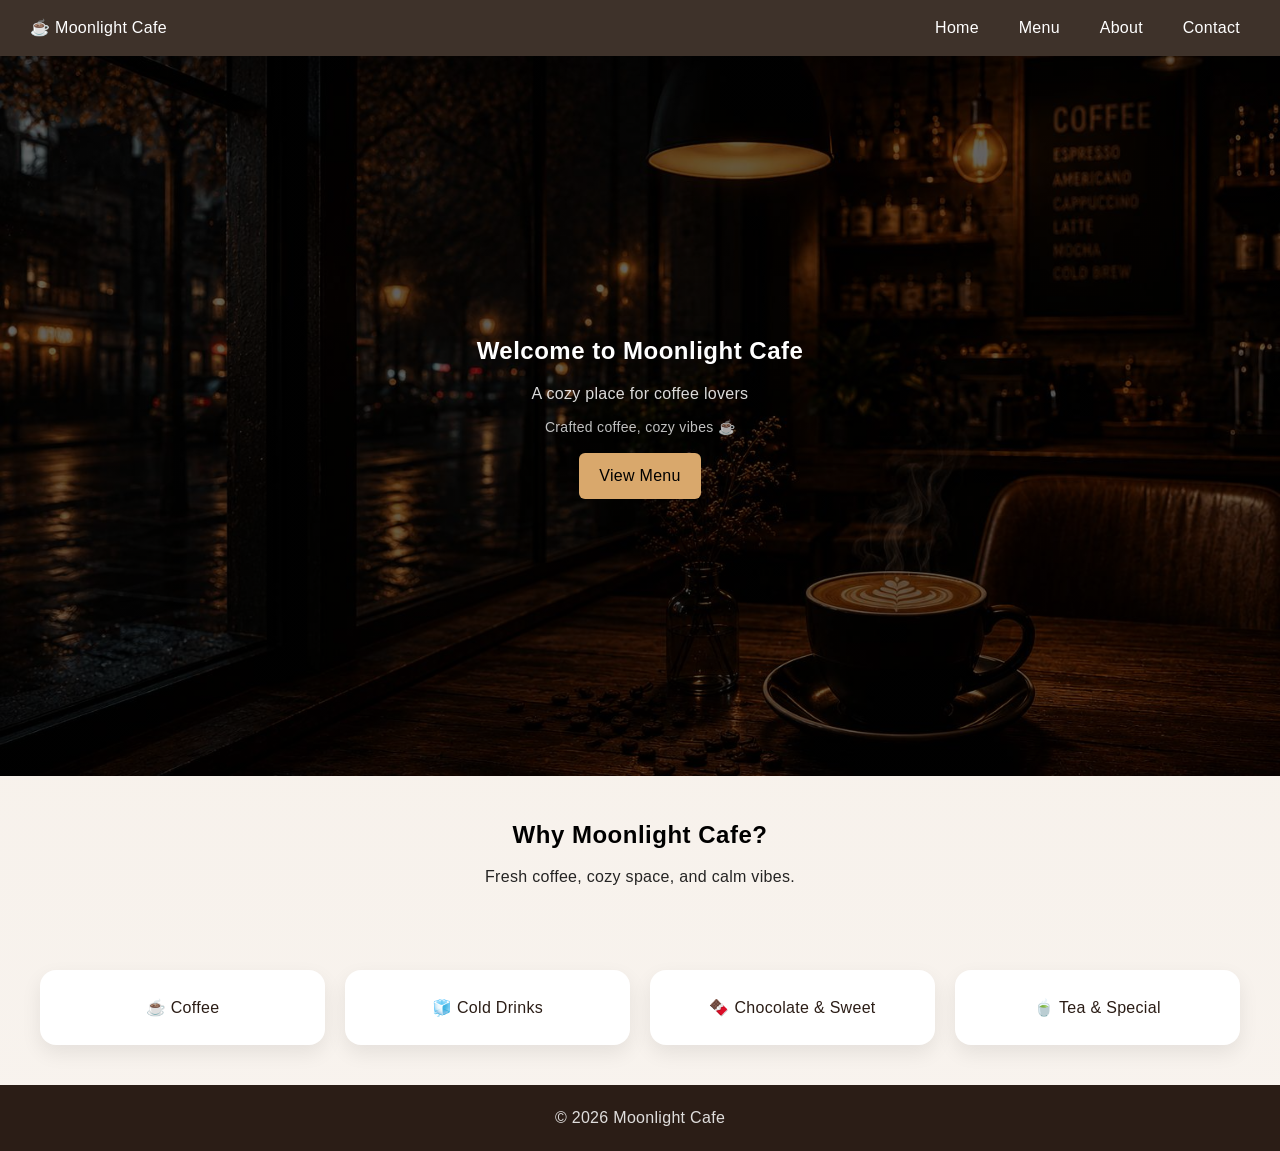
<file: Moonlight Cafe/index.html>
<!DOCTYPE html>
<html lang="en">

<head>
<meta charset="UTF-8">
<meta name="viewport" content="width=device-width, initial-scale=1.0">
<title>Moonlight Cafe</title>
<link rel="stylesheet" href="css/style.css">
</head>

<body>

<header class="navbar">
    <div class="logo">☕ Moonlight Cafe</div>

    <nav class="nav-links">
        <a href="index.html">Home</a>
        <a href="menu.html">Menu</a>
        <a href="about.html">About</a>
        <a href="contact.html">Contact</a>
    </nav>
</header>

<section class="hero">
    <div>
        <h1>Welcome to Moonlight Cafe</h1>
        <p>A cozy place for coffee lovers</p>
        <p class="tagline">Crafted coffee, cozy vibes ☕</p>
        <a class="btn" href="menu.html">View Menu</a>
    </div>
</section>

<section class="intro fade">
    <h2>Why Moonlight Cafe?</h2>
    <p>Fresh coffee, cozy space, and calm vibes.</p>
</section>

<section class="categories fade">

    <a href="menu.html?cat=coffee" class="cat">☕ Coffee</a>
    <a href="menu.html?cat=cold" class="cat">🧊 Cold Drinks</a>
    <a href="menu.html?cat=sweet" class="cat">🍫 Chocolate & Sweet</a>
    <a href="menu.html?cat=tea" class="cat">🍵 Tea & Special</a>

</section>

<footer class="footer">
    <p>© 2026 Moonlight Cafe</p>
</footer>

</body>
</html>
</file>
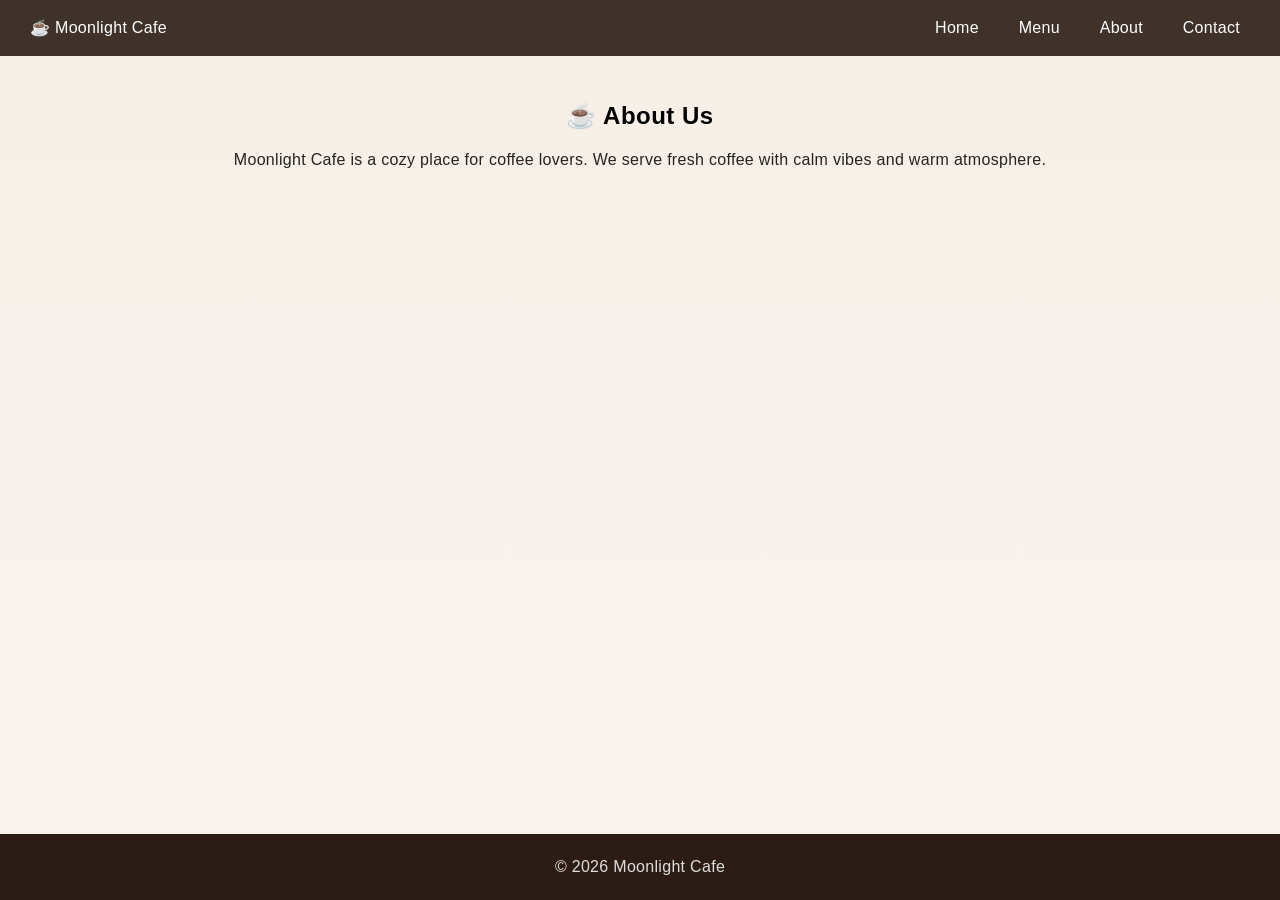
<file: Moonlight Cafe/about.html>
<!DOCTYPE html>
<html lang="en">

<head>
<meta charset="UTF-8">
<title>About</title>
<link rel="stylesheet" href="css/style.css">
</head>

<body>

<header class="navbar">
    <div class="logo">☕ Moonlight Cafe</div>
    <nav class="nav-links">
        <a href="index.html">Home</a>
        <a href="menu.html">Menu</a>
        <a href="about.html">About</a>
        <a href="contact.html">Contact</a>
    </nav>
</header>

<section class="page fade">
    <h1>☕ About Us</h1>
    <p>
        Moonlight Cafe is a cozy place for coffee lovers.
        We serve fresh coffee with calm vibes and warm atmosphere.
    </p>
</section>

<footer class="footer">
    <p>© 2026 Moonlight Cafe</p>
</footer>

</body>
</html>
</file>
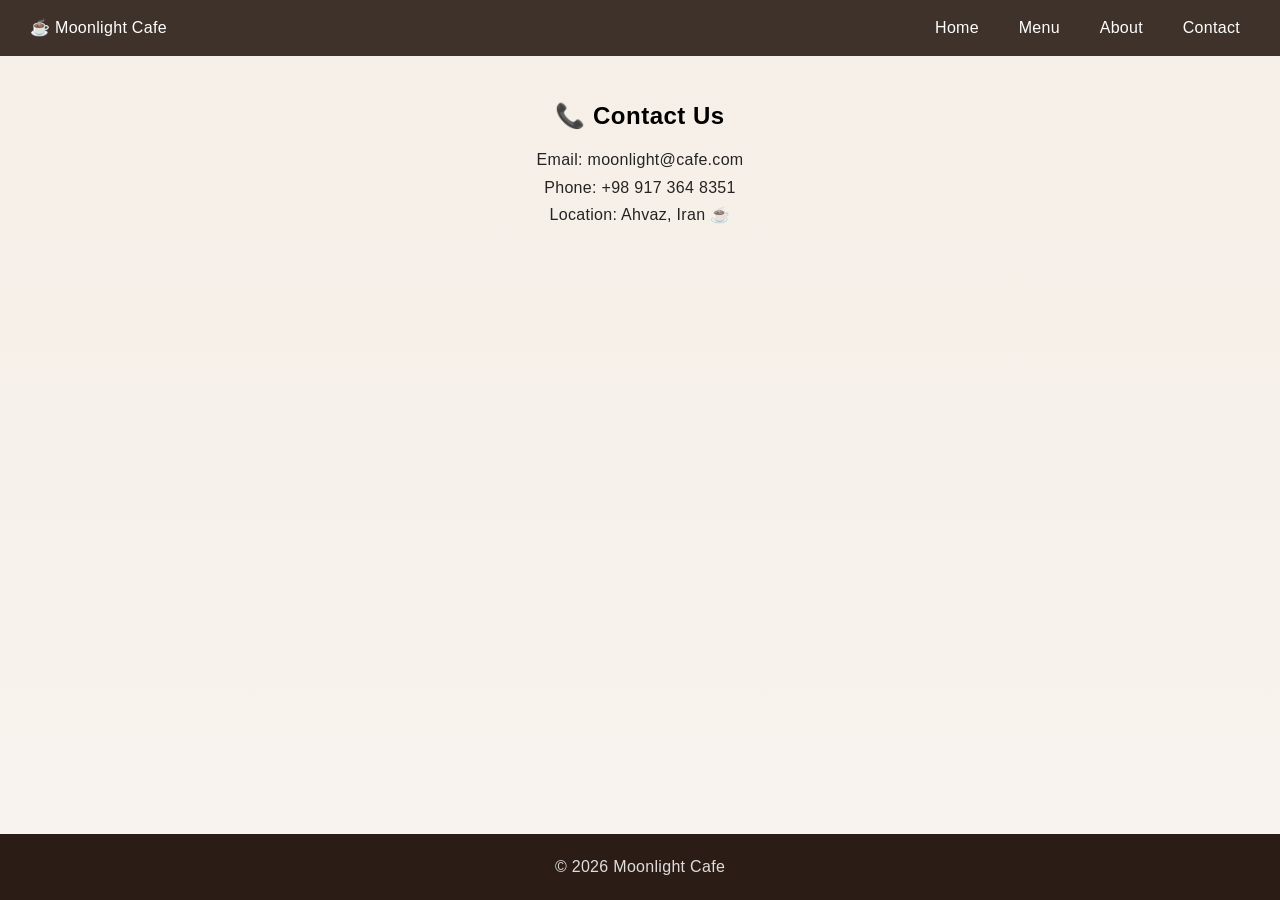
<file: Moonlight Cafe/contact.html>
<!DOCTYPE html>
<html lang="en">

<head>
<meta charset="UTF-8">
<title>Contact</title>
<link rel="stylesheet" href="css/style.css">
</head>

<body>

<header class="navbar">
    <div class="logo">☕ Moonlight Cafe</div>
    <nav class="nav-links">
        <a href="index.html">Home</a>
        <a href="menu.html">Menu</a>
        <a href="about.html">About</a>
        <a href="contact.html">Contact</a>
    </nav>
</header>

<section class="page fade">
    <h1>📞 Contact Us</h1>
    <p>Email: moonlight@cafe.com</p>
    <p>Phone: +98 917 364 8351</p>
    <p>Location: Ahvaz, Iran ☕</p>
</section>

<footer class="footer">
    <p>© 2026 Moonlight Cafe</p>
</footer>

</body>
</html>
</file>
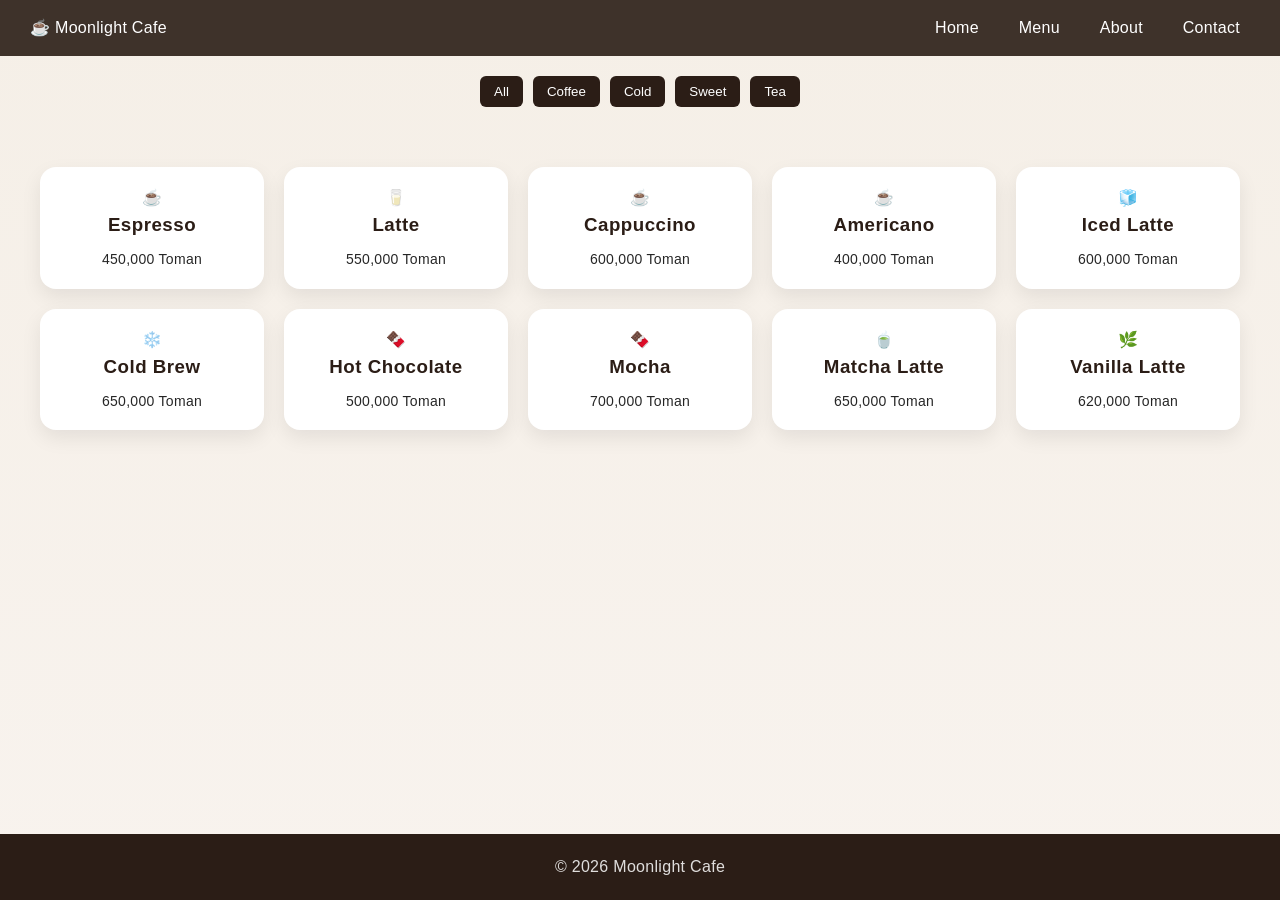
<file: Moonlight Cafe/menu.html>
<!DOCTYPE html>
<html lang="en">

<head>
<meta charset="UTF-8">
<meta name="viewport" content="width=device-width, initial-scale=1.0">

<title>Menu</title>

<link rel="stylesheet" href="css/style.css">
</head>

<body>

<header class="navbar">
    <div class="logo">☕ Moonlight Cafe</div>

    <nav class="nav-links">
        <a href="index.html">Home</a>
        <a href="menu.html">Menu</a>
        <a href="about.html">About</a>
        <a href="contact.html">Contact</a>
    </nav>
</header>

<div class="filter">
    <button onclick="filterMenu('all')">All</button>
    <button onclick="filterMenu('coffee')">Coffee</button>
    <button onclick="filterMenu('cold')">Cold</button>
    <button onclick="filterMenu('sweet')">Sweet</button>
    <button onclick="filterMenu('tea')">Tea</button>
</div>

<section class="grid fade">

    <!-- COFFEE -->
    <div class="card coffee">☕<h3>Espresso</h3><p>450,000 Toman</p></div>
    <div class="card coffee">🥛<h3>Latte</h3><p>550,000 Toman</p></div>
    <div class="card coffee">☕<h3>Cappuccino</h3><p>600,000 Toman</p></div>
    <div class="card coffee">☕<h3>Americano</h3><p>400,000 Toman</p></div>

    <!-- COLD -->
    <div class="card cold">🧊<h3>Iced Latte</h3><p>600,000 Toman</p></div>
    <div class="card cold">❄️<h3>Cold Brew</h3><p>650,000 Toman</p></div>

    <!-- SWEET -->
    <div class="card sweet">🍫<h3>Hot Chocolate</h3><p>500,000 Toman</p></div>
    <div class="card sweet">🍫<h3>Mocha</h3><p>700,000 Toman</p></div>

    <!-- TEA -->
    <div class="card tea">🍵<h3>Matcha Latte</h3><p>650,000 Toman</p></div>
    <div class="card tea">🌿<h3>Vanilla Latte</h3><p>620,000 Toman</p></div>

</section>

<footer class="footer">
    <p>© 2026 Moonlight Cafe</p>
</footer>

<script>
function filterMenu(category) {
    let items = document.querySelectorAll(".card");

    items.forEach(item => {
        if(category === "all") {
            item.style.display = "block";
        } else {
            item.style.display = item.classList.contains(category) ? "block" : "none";
        }
    });
}
</script>

</body>
</html>
</file>
<file: Moonlight Cafe/css/style.css>
/* =======================
   RESET
======================= */
* {
    margin: 0;
    padding: 0;
    box-sizing: border-box;
}

/* =======================
   GLOBAL
======================= */
html {
    scroll-behavior: smooth;
}

body {
    background: linear-gradient(180deg, #f5efe7, #f8f3ee);
    font-family: 'Segoe UI', Tahoma, sans-serif;
    line-height: 1.6;
    letter-spacing: 0.3px;

    display: flex;
    flex-direction: column;
    min-height: 100vh;

    transition: background 0.3s ease, color 0.3s ease;
}

/* =======================
   TYPOGRAPHY
======================= */
h1, h2, h3 {
    font-weight: 600;
    margin-bottom: 10px;
    letter-spacing: 0.5px;
}

p {
    opacity: 0.85;
}

/* =======================
   NAVBAR
======================= */
.navbar {
    display: flex;
    justify-content: space-between;
    align-items: center;
    padding: 15px 30px;

    background: rgba(43, 29, 22, 0.9);
    backdrop-filter: blur(10px);

    position: sticky;
    top: 0;
    z-index: 1000;

    color: white;
}

.nav-links a {
    color: white;
    margin-left: 15px;
    text-decoration: none;
    padding: 5px 10px;
    border-radius: 4px;
    transition: 0.2s;
}

.nav-links a:hover {
    background: rgba(217, 168, 108, 0.2);
    color: #d9a86c;
}

/* =======================
   HERO
======================= */
.hero {
    height: 80vh;
    display: flex;
    justify-content: center;
    align-items: center;
    text-align: center;
    color: white;

    background:
        linear-gradient(rgba(0,0,0,0.6), rgba(0,0,0,0.6)),
        url("../images/hero.jpg") center/cover no-repeat;
}

.hero div {
    animation: fadeUp 0.9s ease;
}

/* =======================
   ANIMATION
======================= */
@keyframes fadeUp {
    from {
        opacity: 0;
        transform: translateY(18px);
    }
    to {
        opacity: 1;
        transform: translateY(0);
    }
}

/* =======================
   TAGLINE
======================= */
.tagline {
    margin-top: 10px;
    opacity: 0.75;
    font-size: 14px;
}

/* =======================
   BUTTON
======================= */
.btn {
    display: inline-block;
    margin-top: 15px;
    padding: 10px 20px;
    background: #d9a86c;
    color: black;
    text-decoration: none;
    border-radius: 6px;
    transition: 0.3s;
}

.btn:hover {
    transform: scale(1.05);
    background: #c89255;
}

/* =======================
   INTRO
======================= */
.intro {
    padding: 40px;
    text-align: center;
}

/* =======================
   CATEGORIES
======================= */
.categories {
    display: grid;
    grid-template-columns: repeat(auto-fit, minmax(200px, 1fr));
    gap: 20px;
    padding: 40px;
    text-align: center;
}

.cat {
    background: white;
    padding: 25px;
    border-radius: 16px;
    text-decoration: none;
    color: #2b1d16;
    box-shadow: 0 8px 20px rgba(0,0,0,0.08);
    transition: 0.25s;
}

.cat:hover {
    transform: translateY(-8px);
    background: #fffaf5;
}

/* =======================
   FILTER
======================= */
.filter {
    display: flex;
    justify-content: center;
    gap: 10px;
    padding: 20px;
    flex-wrap: wrap;
}

.filter button {
    padding: 8px 14px;
    border: none;
    background: #2b1d16;
    color: white;
    border-radius: 6px;
    cursor: pointer;
}

.filter button:hover {
    background: #d9a86c;
    color: black;
}

/* =======================
   GRID
======================= */
.grid {
    display: grid;
    grid-template-columns: repeat(auto-fit, minmax(200px, 1fr));
    gap: 20px;
    padding: 40px;
}

/* =======================
   CARD
======================= */
.card {
    background: white;
    padding: 18px;
    border-radius: 16px;
    text-align: center;
    box-shadow: 0 8px 20px rgba(0,0,0,0.08);

    cursor: pointer;
    transition: 0.25s ease;
}

.card:hover {
    transform: translateY(-10px) scale(1.02);
    box-shadow: 0 12px 30px rgba(0,0,0,0.15);
}

.card h3 {
    margin-bottom: 8px;
    color: #2b1d16;
}

.card p {
    font-size: 14px;
    opacity: 0.85;
}

/* =======================
   PAGE
======================= */
.page {
    padding: 40px;
    text-align: center;
    line-height: 1.7;
    flex: 1;
    animation: fadeUp 0.8s ease;
}

/* =======================
   FOOTER
======================= */
.footer {
    text-align: center;
    padding: 20px;
    background: #2b1d16;
    color: white;
    margin-top: auto;
}

/* =======================
   RESPONSIVE
======================= */
@media (max-width: 768px) {

    .nav-links {
        display: flex;
        flex-wrap: wrap;
        justify-content: center;
        gap: 10px;
    }

    .hero {
        height: 70vh;
        padding: 20px;
    }

    .grid, .categories {
        grid-template-columns: repeat(auto-fit, minmax(150px, 1fr));
        padding: 20px;
    }
}

/* =======================
   DARK MODE
======================= */
body.dark {
    background: linear-gradient(180deg, #12100f, #1a1412);
    color: #e8e6e3;
}

body.dark .navbar {
    background: rgba(20, 14, 12, 0.95);
}

body.dark .card {
    background: #1f1a17;
    color: #e8e6e3;
}

body.dark .cat {
    background: #1f1a17;
    color: #e8e6e3;
}

body.dark .filter button {
    background: #1f1a17;
    color: #e8e6e3;
}

body.dark .footer {
    background: #0f0c0a;
}
</file>
